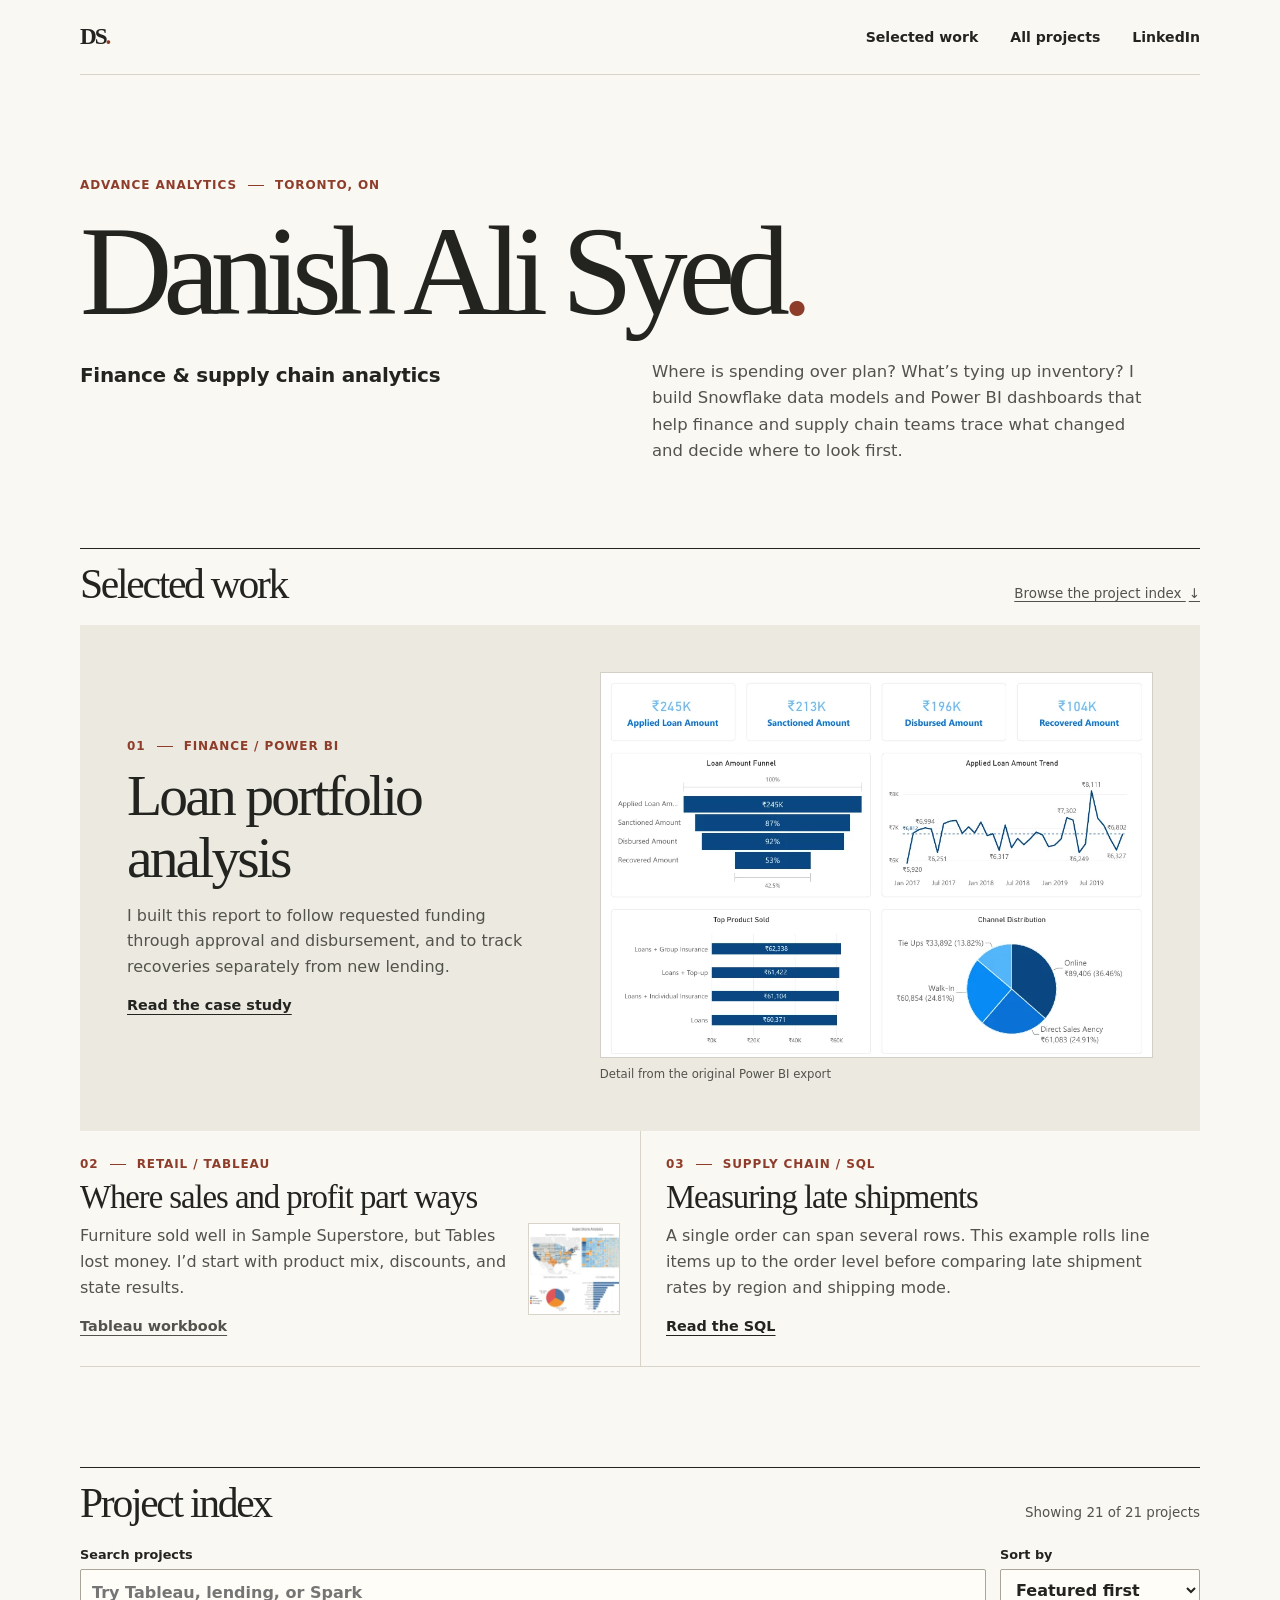
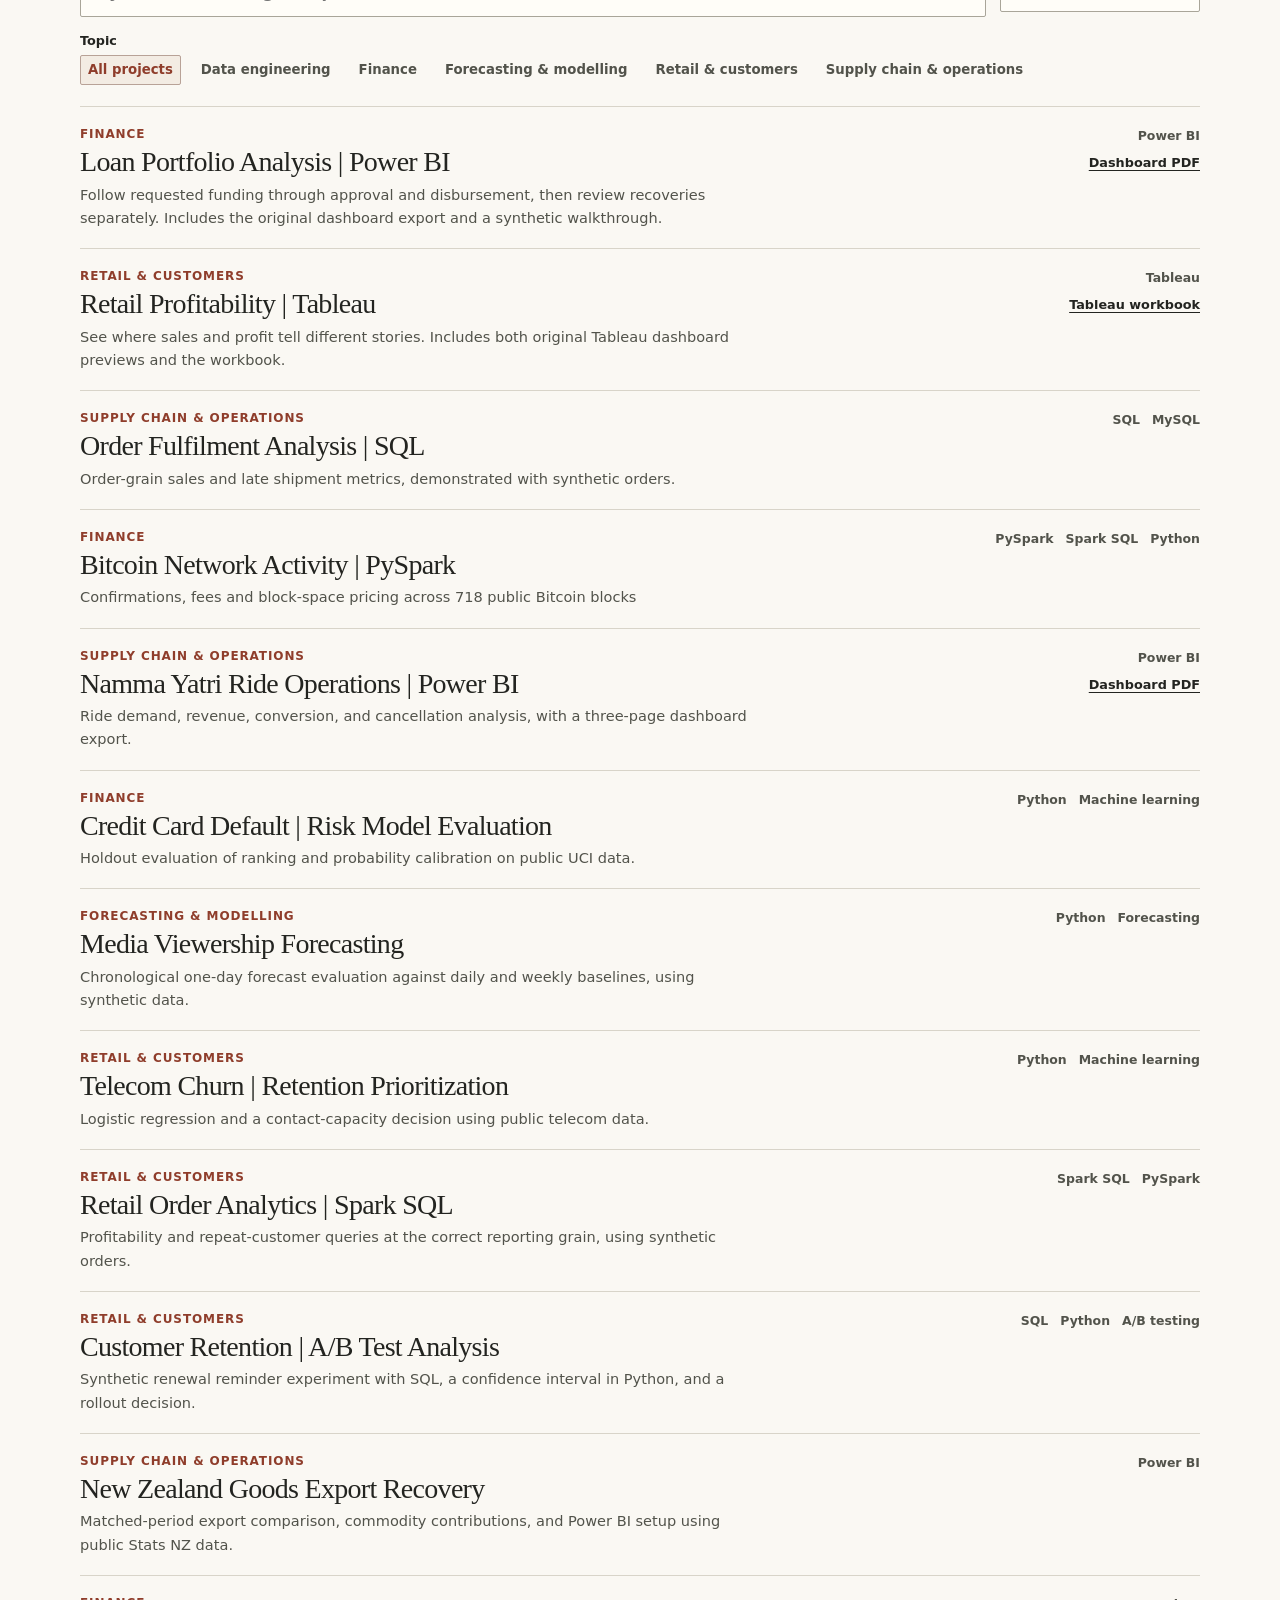
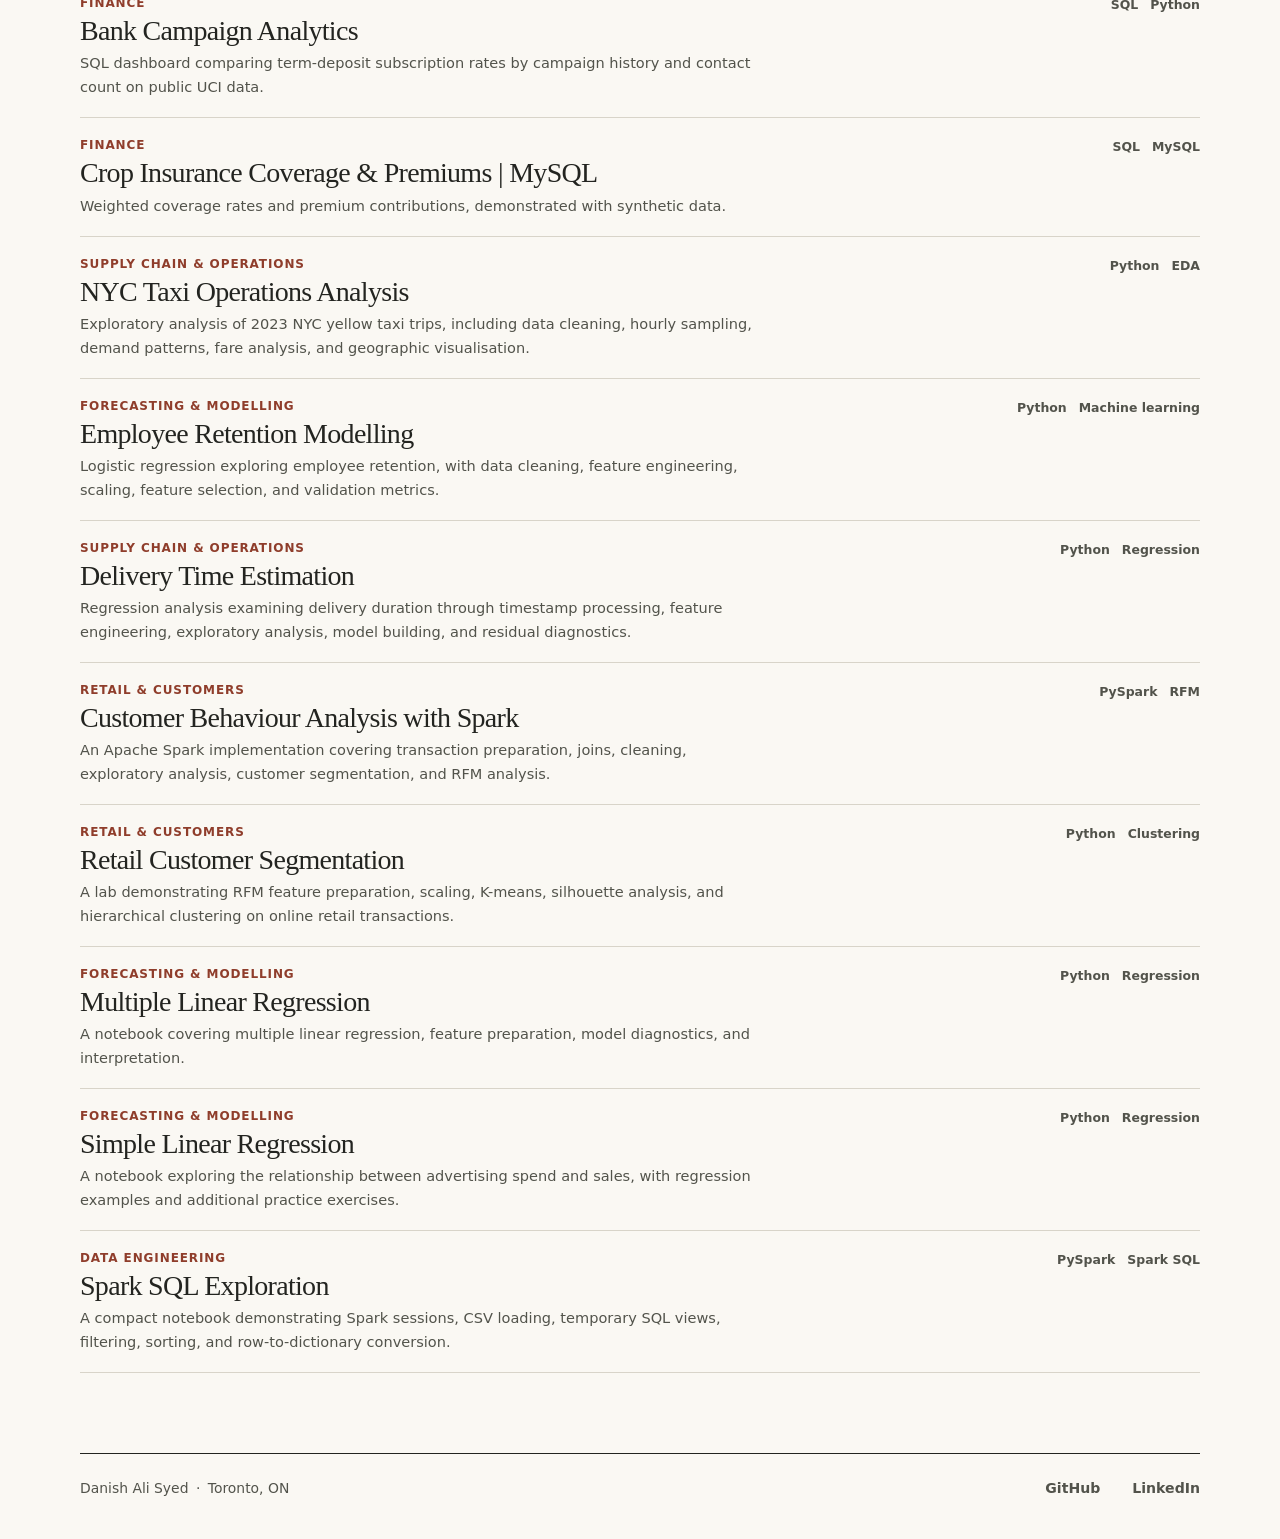
<file: index.html>
<!doctype html>
<html lang="en">
<head>
  <meta charset="utf-8">
  <meta name="viewport" content="width=device-width, initial-scale=1">
  <meta name="description" content="Danish Ali Syed, analytics engineer in Toronto. Selected work in finance, supply chain and data engineering.">
  <title>Danish Ali Syed | Analytics Portfolio</title>
  <link rel="stylesheet" href="./styles.css?v=2">
  <script type="module" src="./app.js?v=2"></script>
</head>
<body>
<a class="skip" href="#main">Skip to content</a>
<header class="wrap top">
  <a class="wordmark" href="./" aria-label="Danish Ali Syed, portfolio home">DS<span>.</span></a>
  <nav aria-label="Main navigation">
    <a href="#selected">Selected work</a>
    <a href="#projects">All projects</a>
    <a href="https://www.linkedin.com/in/consultant-danishsyed/">LinkedIn</a>
  </nav>
</header>
<main class="wrap" id="main">
  <section class="intro" aria-labelledby="name">
    <p class="kicker">Advance Analytics <span></span> Toronto, ON</p>
    <h1 id="name">Danish Ali Syed<span>.</span></h1>
    <div class="intro-bottom">
      <p class="role">Finance &amp; supply chain analytics</p>
      <p class="bio">Where is spending over plan? What’s tying up inventory? I build Snowflake data models and Power BI dashboards that help finance and supply chain teams trace what changed and decide where to look first.</p>
    </div>
  </section>

  <section class="selected" id="selected" aria-labelledby="selected-title">
    <div class="section-head"><h2 id="selected-title">Selected work</h2><a href="#projects">Browse the project index <span aria-hidden="true">↓</span></a></div>
    <article class="lead">
      <div class="lead-text">
        <p class="kicker">01 <span></span> Finance / Power BI</p>
        <h3>Loan portfolio analysis</h3>
        <p>I built this report to follow requested funding through approval and disbursement, and to track recoveries separately from new lending.</p>
        <a href="https://github.com/DanishAliSyed/Danish_Profile/blob/master/projects/loan-portfolio-power-bi/README.md">Read the case study</a>
      </div>
      <figure>
        <a href="https://github.com/DanishAliSyed/Danish_Profile/blob/master/projects/loan-portfolio-power-bi/PowerBI_Report_Danish.pdf" aria-label="Open the original Power BI dashboard PDF">
          <img src="./loan-report-detail.webp" width="941" height="655" alt="Original Power BI report showing loan amounts, the lending funnel, application trends, and product and channel breakdowns.">
        </a>
        <figcaption>Detail from the original Power BI export</figcaption>
      </figure>
    </article>
    <div class="secondary-work">
      <article>
        <p class="kicker">02 <span></span> Retail / Tableau</p>
        <h3><a href="https://github.com/DanishAliSyed/Danish_Profile/blob/master/projects/retail-profitability-tableau/README.md">Where sales and profit part ways</a></h3>
        <div class="tableau-detail">
          <div><p>Furniture sold well in Sample Superstore, but Tables lost money. I’d start with product mix, discounts, and state results.</p>
          <a class="detail-link" href="https://github.com/DanishAliSyed/Danish_Profile/blob/master/projects/retail-profitability-tableau/retail-profitability.twb">Tableau workbook</a></div>
          <a href="https://github.com/DanishAliSyed/Danish_Profile/blob/master/projects/retail-profitability-tableau/README.md" aria-label="View the original Tableau dashboard previews"><img src="./tableau-dashboard.webp" width="192" height="192" loading="lazy" alt="Original Tableau preview with a profit map and sales by category"></a>
        </div>
      </article>
      <article>
        <p class="kicker">03 <span></span> Supply chain / SQL</p>
        <h3><a href="https://github.com/DanishAliSyed/Danish_Profile/blob/master/projects/supply-chain-sql/README.md">Measuring late shipments</a></h3>
        <p>A single order can span several rows. This example rolls line items up to the order level before comparing late shipment rates by region and shipping mode.</p>
        <a class="detail-link" href="https://github.com/DanishAliSyed/Danish_Profile/blob/master/projects/supply-chain-sql/analysis.sql">Read the SQL</a>
      </article>
    </div>
  </section>

  <section class="catalog" id="projects" aria-labelledby="catalog-title">
    <div class="section-head"><h2 id="catalog-title">Project index</h2><p id="count" class="result" role="status"></p></div>
    <div id="controls" class="controls" hidden>
      <div class="inputs">
        <label for="search">Search projects<input id="search" type="search" placeholder="Try Tableau, lending, or Spark"></label>
        <label for="sort">Sort by<select id="sort"><option value="featured">Featured first</option><option value="index">Catalog order</option><option value="az">Title A–Z</option></select></label>
      </div>
      <fieldset><legend>Topic</legend><div class="filters" id="filters"></div></fieldset>
    </div>
    <div class="project-list" id="cards"></div>
    <p id="fallback">Browse the <a href="https://github.com/DanishAliSyed/Danish_Profile/tree/master/projects">project index on GitHub</a>.</p>
    <template id="project-card">
      <article class="project-row">
        <div>
          <p class="category"></p>
          <h3><a class="case-link"></a></h3>
          <p class="description"></p>
        </div>
        <div class="project-meta">
          <ul class="tags" aria-label="Tools"></ul>
          <div class="card-links"></div>
        </div>
      </article>
    </template>
  </section>
</main>
<footer class="wrap foot">
  <p>Danish Ali Syed <span>·</span> Toronto, ON</p>
  <div><a href="https://github.com/DanishAliSyed/Danish_Profile">GitHub</a><a href="https://www.linkedin.com/in/consultant-danishsyed/">LinkedIn</a></div>
</footer>
</body>
</html>
</file>
<file: styles.css>
:root{color-scheme:light;--paper:#faf8f3;--ink:#232420;--muted:#52534b;--line:#d8d4c9;--red:#8f3d2b;--serif:Georgia,"Times New Roman",serif}
*{box-sizing:border-box}
[hidden]{display:none!important}
html{scroll-behavior:smooth}
body{margin:0;background:var(--paper);color:var(--ink);font:16px/1.6 system-ui,-apple-system,BlinkMacSystemFont,"Segoe UI",sans-serif}
.wrap{width:min(1120px,calc(100% - 88px));margin-inline:auto}
a{color:inherit;text-underline-offset:.26em}
a:hover{color:var(--red)}
:focus-visible{outline:2px solid var(--red);outline-offset:4px}
.skip{position:absolute;top:-100px;padding:.5em 1em;background:var(--paper);z-index:2}
.skip:focus{top:.5rem;left:.5rem}
h1,h2,h3,p,figure{margin:0}
h1,h2,h3{font-family:var(--serif);font-weight:400;line-height:1.08}
.top,.foot{display:flex;justify-content:space-between;align-items:center;gap:20px}
.top{min-height:75px;border-bottom:1px solid var(--line)}
.wordmark{font:700 1.45rem/1 var(--serif);letter-spacing:-.09em;text-decoration:none}
.wordmark span,h1 span{color:var(--red)}
nav,.foot div{display:flex;flex-wrap:wrap;gap:clamp(13px,3vw,32px)}
nav a,.foot a{font-size:.88rem;font-weight:620;text-decoration:none}
nav a:hover,.foot a:hover{text-decoration:underline}
.intro{padding:clamp(52px,8vw,105px) 0 clamp(45px,7vw,83px)}
.kicker,.category{color:var(--red);font-size:.75rem;line-height:1.35;font-weight:700;letter-spacing:.075em;text-transform:uppercase}
.kicker span{display:inline-block;width:16px;margin:0 6px;border-top:1px solid currentColor;vertical-align:middle}
h1{font-size:clamp(3.3rem,10vw,8.8rem);line-height:.98;letter-spacing:-.072em;margin:15px 0 25px}
.intro-bottom{display:grid;grid-template-columns:1fr 1fr;gap:24px;align-items:start}
.role{font-size:clamp(1rem,2vw,1.25rem);font-weight:630;letter-spacing:-.015em}
.bio{max-width:47ch;color:var(--muted);font-size:1.03rem}
section{scroll-margin-top:18px}
.section-head{display:flex;justify-content:space-between;align-items:baseline;gap:12px 22px;border-top:1px solid var(--ink);padding:13px 0 19px}
.section-head h2{font-size:clamp(1.85rem,4vw,2.6rem);letter-spacing:-.055em}
.section-head a,.result{color:var(--muted);font-size:.84rem}
.section-head a span{margin-left:3px}
.lead{display:grid;grid-template-columns:.85fr 1.15fr;gap:clamp(22px,5vw,68px);align-items:center;background:#ebe9e0;padding:clamp(22px,4vw,47px)}
.lead h3{font-size:clamp(2.1rem,4.5vw,3.65rem);letter-spacing:-.05em;margin:11px 0 13px}
.lead-text p:not(.kicker),.secondary-work article>p:not(.kicker){color:var(--muted);max-width:48ch}
.lead-text>a,.detail-link{display:inline-block;margin-top:15px;font-size:.9rem;font-weight:680}
figure img{display:block;width:100%;height:auto;border:1px solid #d1cfc6;background:white}
figcaption{font-size:.73rem;color:var(--muted);margin-top:7px}
.secondary-work{display:grid;grid-template-columns:1fr 1fr;border-bottom:1px solid var(--line)}
.secondary-work article{padding:25px 20px 27px 0}
.secondary-work article+article{border-left:1px solid var(--line);padding-left:25px;padding-right:0}
.secondary-work h3{font-size:clamp(1.55rem,3vw,2.05rem);letter-spacing:-.032em;margin:8px 0}
.secondary-work h3 a{text-decoration:none}
.secondary-work h3 a:hover{text-decoration:underline}
.catalog{padding:clamp(50px,8vw,100px) 0 clamp(48px,7vw,80px)}
.controls{margin:0 0 21px}
.inputs{display:grid;grid-template-columns:minmax(0,1fr) minmax(135px,200px);gap:14px}
.inputs label,legend{font-size:.8rem;font-weight:650}
input,select{display:block;width:100%;padding:10px 11px;margin-top:4px;border:1px solid #a9a599;border-radius:2px;font:inherit;font-size:1rem;background:#fffdf8;color:var(--ink)}
fieldset{padding:0;margin:14px 0 0;border:0;min-width:0}
legend{padding:0;margin:0 0 4px}
.filters,.tags{display:flex;flex-wrap:wrap;gap:6px 12px}
.filters button,.reset{border:1px solid transparent;border-radius:2px;background:transparent;color:var(--muted);padding:4px 7px;font:620 .83rem/1.5 system-ui;cursor:pointer}
.filters button[aria-pressed="true"]{color:var(--red);border-color:#b8a297;background:#f3ece3}
.filters button:hover,.reset:hover{color:var(--red);border-color:#b8a297}
.project-row{display:grid;grid-template-columns:1fr minmax(145px,22%);gap:14px 30px;padding:19px 0;border-top:1px solid var(--line)}
.project-row:last-child{border-bottom:1px solid var(--line)}
.project-row h3{font-size:clamp(1.35rem,2.4vw,1.75rem);letter-spacing:-.025em;margin:5px 0}
.project-row h3 a{text-decoration:none}
.project-row h3 a:hover{text-decoration:underline}
.description{color:var(--muted);font-size:.91rem;max-width:73ch}
.project-meta{display:flex;flex-direction:column;gap:7px;align-items:flex-end;text-align:right}
.tags{list-style:none;padding:0;margin:0;font-size:.78rem;font-weight:650;color:var(--muted);justify-content:flex-end}
.card-links{font-size:.8rem;font-weight:700}
.empty{padding:18px;border:1px solid var(--line)}
.reset{border-color:#b8a297;margin-top:10px}
.foot{border-top:1px solid var(--ink);padding:23px 0 40px;color:var(--muted);font-size:.87rem}
.foot p span{margin:0 3px}
@media(max-width:760px){.wrap{width:calc(100% - 40px)}.intro-bottom,.lead{grid-template-columns:1fr}.intro-bottom{gap:9px}.lead{gap:19px}}
@media(max-width:490px){.wrap{width:calc(100% - 32px)}.top{min-height:62px;gap:9px}nav{gap:12px}nav a{font-size:.78rem}.section-head{flex-wrap:wrap}.secondary-work,.project-row,.inputs{grid-template-columns:1fr}.secondary-work article+article{padding-left:0;border-left:0;border-top:1px solid var(--line)}.project-row{gap:9px}.project-meta{align-items:flex-start;text-align:left}.tags{justify-content:flex-start}.foot{align-items:flex-start;flex-direction:column;gap:6px}}
@media(prefers-reduced-motion:reduce){html{scroll-behavior:auto}}

.tableau-detail{display:grid;grid-template-columns:minmax(0,1fr) minmax(62px,92px);gap:16px;align-items:start;color:var(--muted)}
.tableau-detail img{display:block;width:100%;height:auto;border:1px solid var(--line)}
</file>
